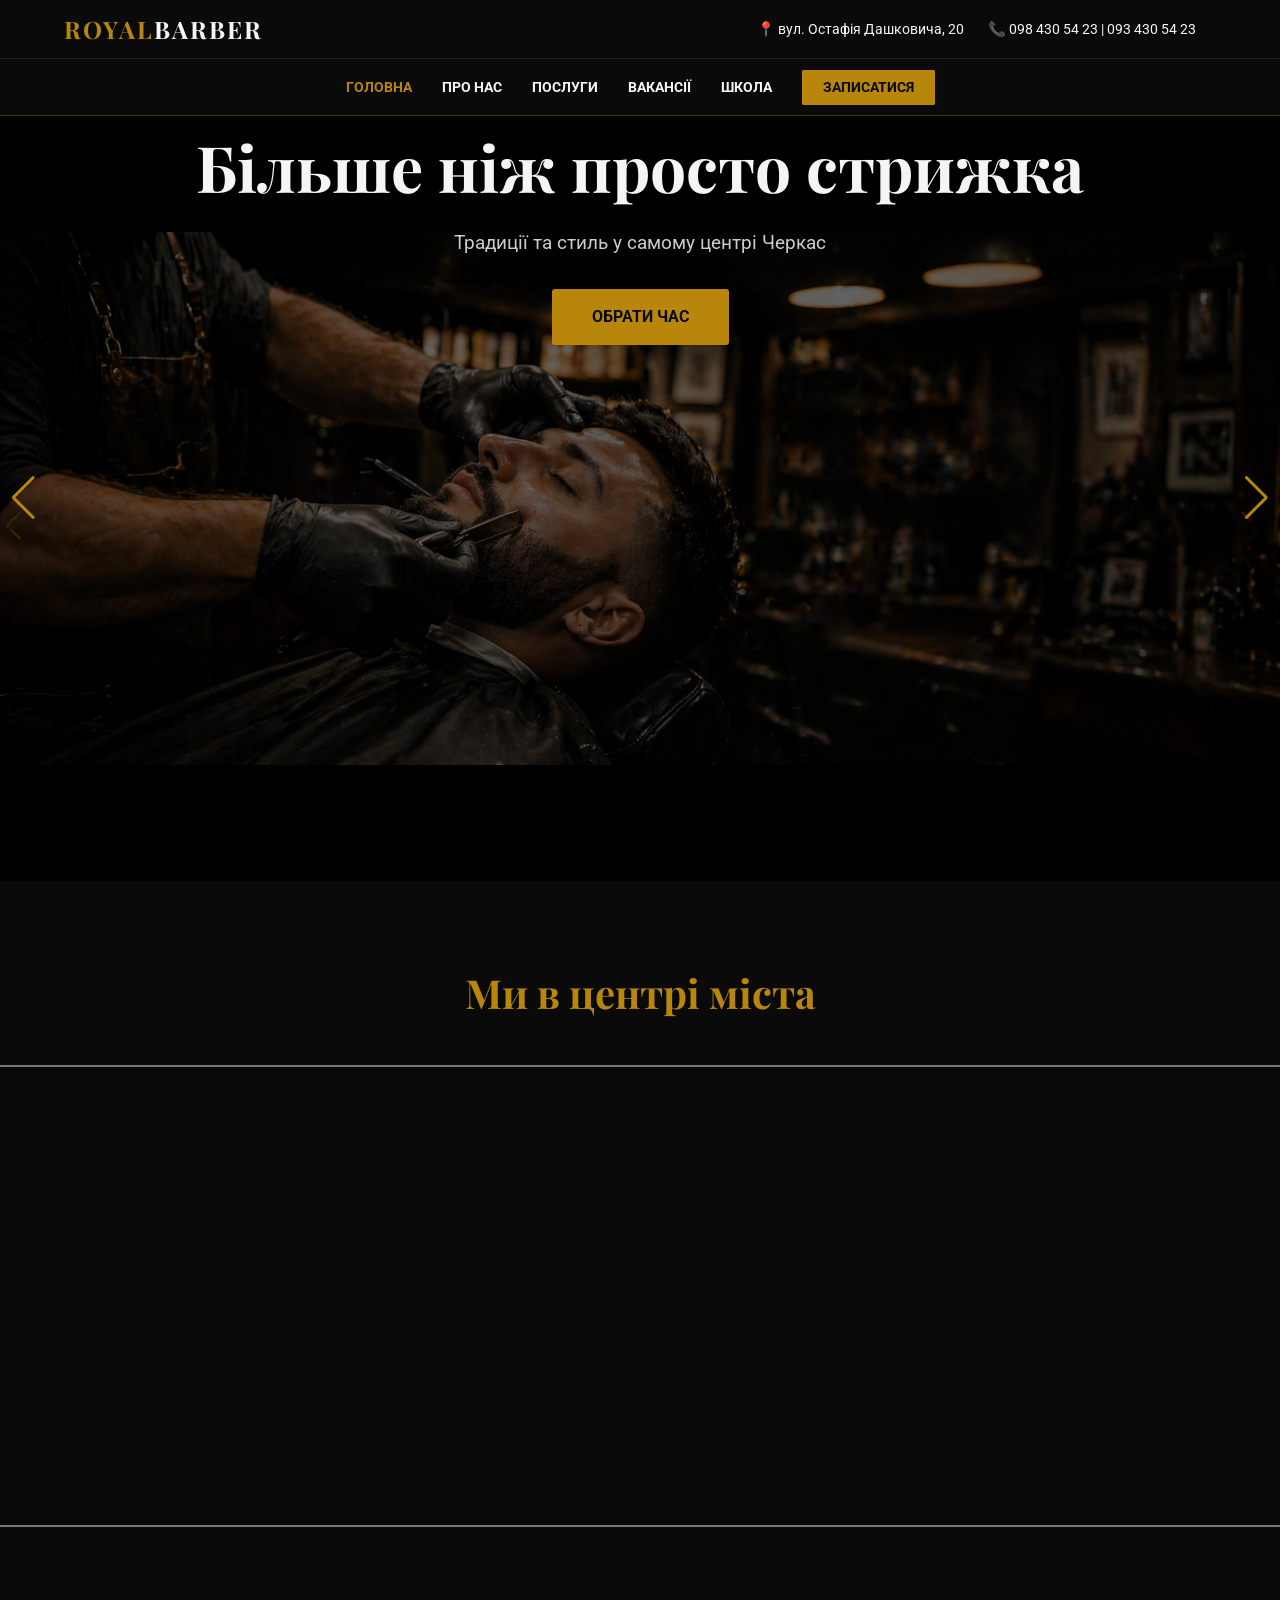
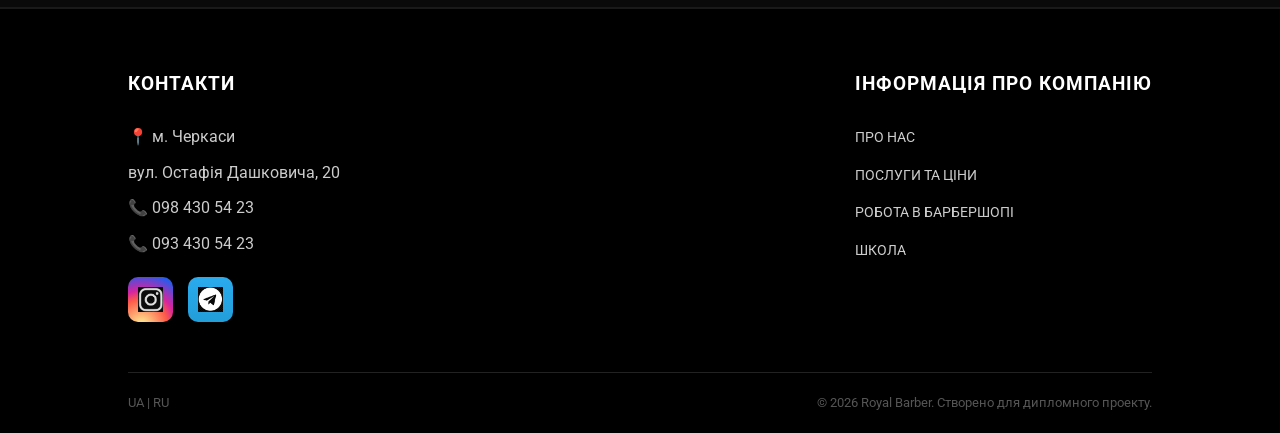
<file: index.html>
<!DOCTYPE html>
<html lang="uk">
<head>
    <meta charset="UTF-8">
    <meta name="viewport" content="width=device-width, initial-scale=1.0">
    <title>Royal Barber | Ексклюзивний сервіс</title>
    
    <link href="https://fonts.googleapis.com/css2?family=Playfair+Display:wght@700&family=Roboto:wght@300;400;700&display=swap" rel="stylesheet">
    
    <link rel="stylesheet" href="style.css">
    
    <link rel="stylesheet" href="https://unpkg.com/aos@next/dist/aos.css" />
    <link rel="stylesheet" href="https://cdn.jsdelivr.net/npm/swiper@11/swiper-bundle.min.css" />
</head>
<body>

    <header class="main-header">
        <div class="top-bar">
            <div class="logo-area">
                <a href="index.html" class="logo-link">
                    <h2 class="logo-text">ROYAL<span>BARBER</span></h2>
                </a>
            </div>
            <div class="info-area">
                <div class="contacts">
                    <span>📍 вул. Остафія Дашковича, 20</span>
                    <span>📞 098 430 54 23 | 093 430 54 23</span>
                </div>
            </div>
        </div>
        <nav class="main-nav">
            <ul>
                <li><a href="index.html" class="active">Головна</a></li>
                <li><a href="about.html">Про нас</a></li>
                <li><a href="services.html">Послуги</a></li>
                <li><a href="jobs.html">Вакансії</a></li>
                <li><a href="school.html">Школа</a></li>
                <li><a href="booking.html" class="btn-gold">ЗАПИСАТИСЯ</a></li>
            </ul>
        </nav>
    </header>

    <section class="hero-slider swiper">
        <div class="swiper-wrapper">
            <div class="swiper-slide" style="background-image: linear-gradient(rgba(0,0,0,0.6), rgba(0,0,0,0.6)), url('img/slide1.jpg');">
                <div class="hero-content" data-aos="fade-up">
                    <h1>Більше ніж просто стрижка</h1>
                    <p>Традиції та стиль у самому центрі Черкас</p>
                    <a href="booking.html" class="btn-main">ОБРАТИ ЧАС</a>
                </div>
            </div>
            <div class="swiper-slide" style="background-image: linear-gradient(rgba(0,0,0,0.6), rgba(0,0,0,0.6)), url('img/slide2.jpg');">
                <div class="hero-content">
                    <h1>Твій ідеальний образ</h1>
                    <p>Майстри, які знають свою справу</p>
                    <a href="services.html" class="btn-main">НАШІ ПОСЛУГИ</a>
                </div>
            </div>
        </div>
        <div class="swiper-button-next"></div>
        <div class="swiper-button-prev"></div>
    </section>

    <section class="map-section" data-aos="zoom-in">
        <h2 class="section-title">Ми в центрі міста</h2>
        <div class="map-container">
            <iframe 
                src="https://www.google.com/maps/embed?pb=!1m18!1m12!1m3!1d2595.3463945415754!2d32.0624!3d49.4444!2m3!1f0!2f0!3f0!3m2!1i1024!2i768!4f13.1!3m3!1m2!1s0x40d14b9b9b9b9b9b%3A0x9b9b9b9b9b9b9b9b!2z0LLRg9C7LiDQntGB0YLQsNGE0ZbRjyDQNCw0YjQutC-0LLQuNGH0LAsIDIwLCDQp9C10YDQutCw0YHQuCwg0KfQtdGA0LrQsNGB0YzQutCwINC-0LHQuy4sIDE4MDAw!5e0!3m2!1suk!2sua!4v1620000000000!5m2!1suk!2sua" 
                width="100%" height="450" style="border:0;" allowfullscreen="" loading="lazy">
            </iframe>
        </div>
    </section>

    <footer class="main-footer">
        <div class="footer-container">
            <div class="footer-section">
                <h3>КОНТАКТИ</h3>
                <p>📍 м. Черкаси</p>
                <p>вул. Остафія Дашковича, 20</p>
                <p>📞 098 430 54 23</p>
                <p>📞 093 430 54 23</p>
                
                <div class="social-icons">
                    <a href="https://instagram.com/royal_barber" target="_blank" class="icon-ios inst">
                        <img src="img/inst.png" alt="Instagram" class="footer-icon">
                    </a>
                    <a href="https://t.me/royal_barber" target="_blank" class="icon-ios tg">
                        <img src="img/tg.png" alt="Telegram" class="footer-icon">
                    </a>
                </div>
            </div>

            <div class="footer-section">
                <h3>ІНФОРМАЦІЯ ПРО КОМПАНІЮ</h3>
                <ul class="footer-links">
                    <li><a href="about.html">ПРО НАС</a></li>
                    <li><a href="services.html">ПОСЛУГИ ТА ЦІНИ</a></li>
                    <li><a href="jobs.html">РОБОТА В БАРБЕРШОПІ</a></li>
                    <li><a href="school.html">ШКОЛА</a></li>
                </ul>
            </div>
        </div>
        <div class="footer-bottom">
            <p>UA | RU</p>
            <p>© 2026 Royal Barber. Створено для дипломного проекту.</p>
        </div>
    </footer>

    <script src="https://unpkg.com/aos@next/dist/aos.js"></script>
    <script src="https://cdn.jsdelivr.net/npm/swiper@11/swiper-bundle.min.js"></script>
    <script>
        // Анімації
        AOS.init({ duration: 1000, once: true });

        // Слайдер
        const swiper = new Swiper('.hero-slider', {
            loop: true,
            effect: 'fade',
            autoplay: { delay: 4000, disableOnInteraction: false },
            navigation: {
                nextEl: '.swiper-button-next',
                prevEl: '.swiper-button-prev',
            },
        });
    </script>
</body>
</html>
</file>
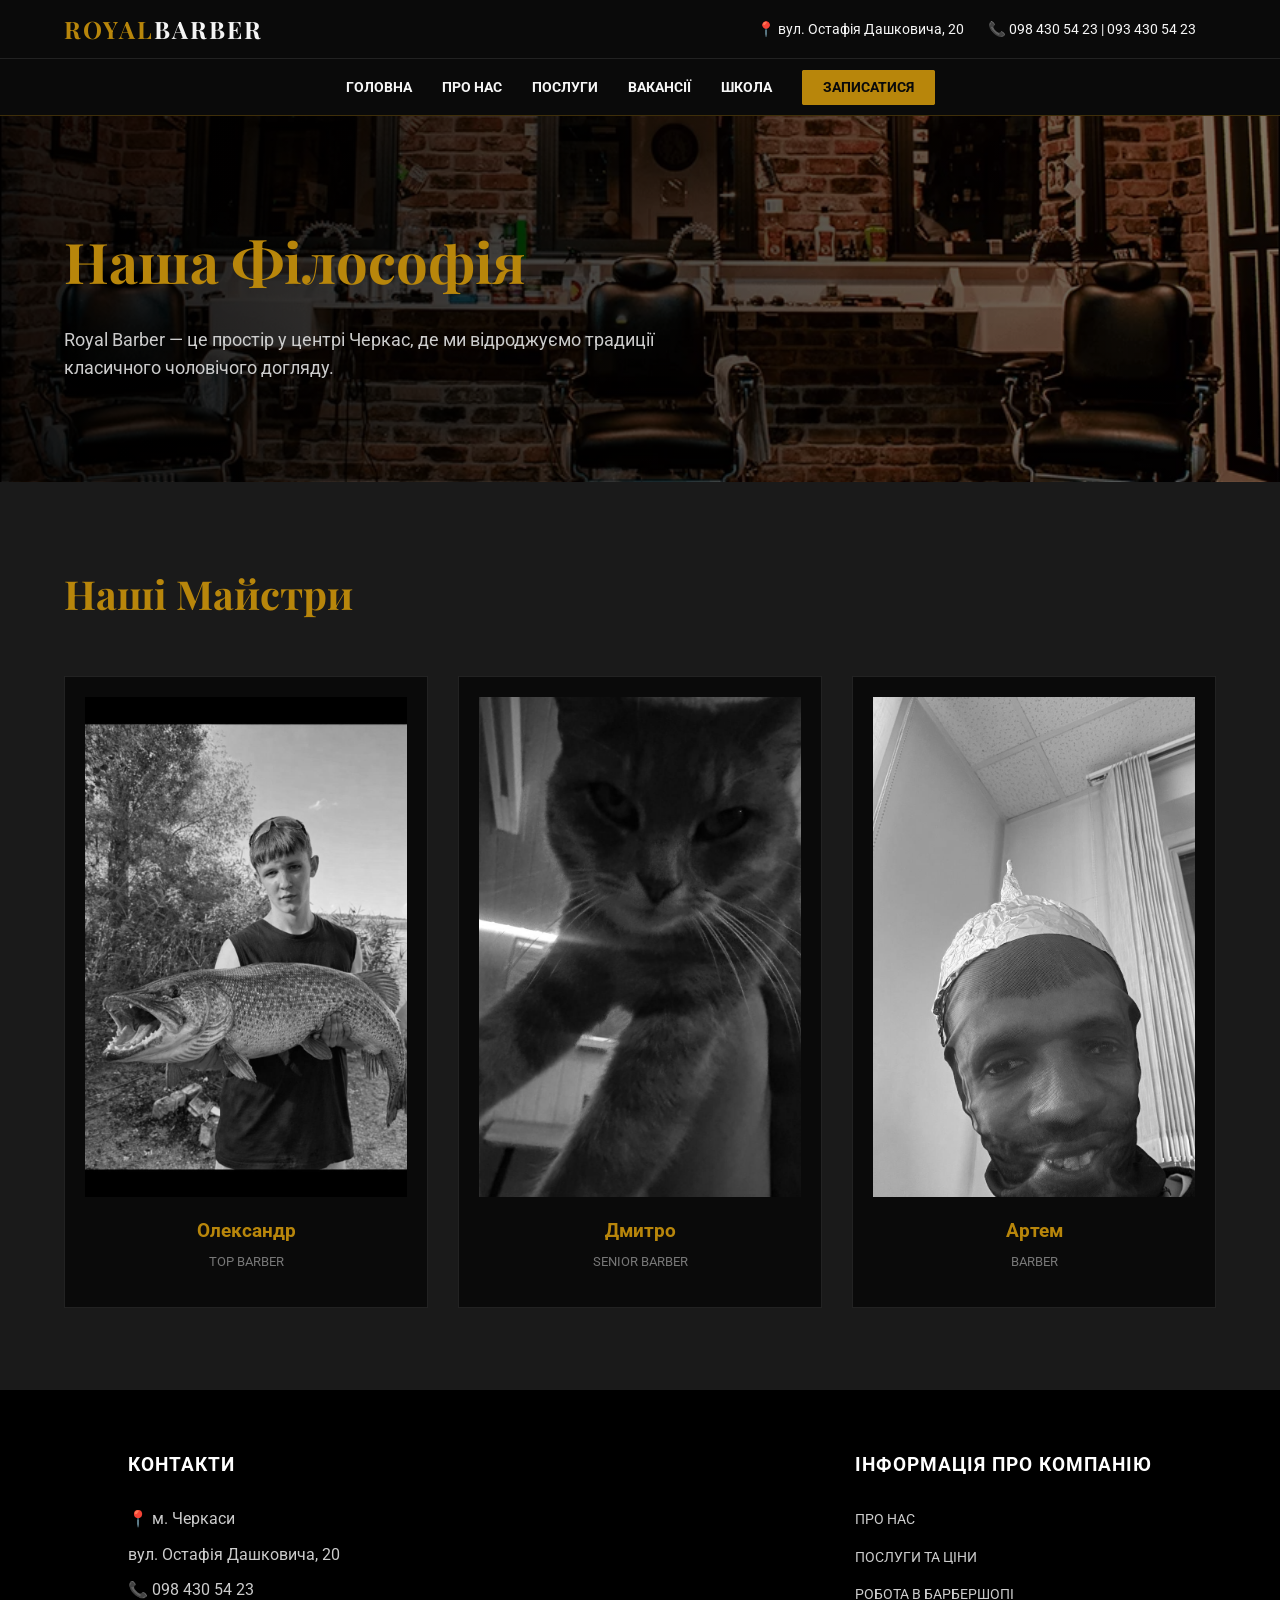
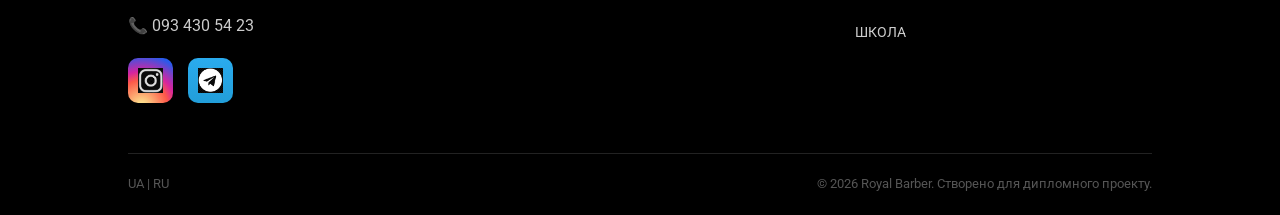
<file: about.html>
<!DOCTYPE html>
<html lang="uk">
<head>
    <meta charset="UTF-8">
    <meta name="viewport" content="width=device-width, initial-scale=1.0">
    <title>Про нас | Royal Barber</title>
    <link href="https://fonts.googleapis.com/css2?family=Playfair+Display:wght@700&family=Roboto:wght@300;400;700&display=swap" rel="stylesheet">
    <link rel="stylesheet" href="style.css">
    <link rel="stylesheet" href="https://unpkg.com/aos@next/dist/aos.css" />
</head>
<body>

    <header class="main-header">
        <div class="top-bar">
            <div class="logo-area">
                <a href="index.html" class="logo-link">
                    <h2 class="logo-text">ROYAL<span>BARBER</span></h2>
                </a>
            </div>
            <div class="info-area">
                <div class="contacts">
                    <span>📍 вул. Остафія Дашковича, 20</span>
                    <span>📞 098 430 54 23 | 093 430 54 23</span>
                </div>
            </div>
        </div>
        <nav class="main-nav">
            <ul>
                <li><a href="index.html">Головна</a></li>
                <li><a href="about.html">Про нас</a></li>
                <li><a href="services.html">Послуги</a></li>
                <li><a href="jobs.html">Вакансії</a></li>
                <li><a href="school.html">Школа</a></li>
                <li><a href="booking.html" class="btn-gold">ЗАПИСАТИСЯ</a></li>
            </ul>
        </nav>
    </header>

    <section class="about-hero">
        <div class="container" data-aos="fade-right">
            <h1>Наша Філософія</h1>
            <p>Royal Barber — це простір у центрі Черкас, де ми відроджуємо традиції класичного чоловічого догляду.</p>
        </div>
    </section>

    <section class="team-section">
        <div class="container">
            <h2 class="section-title" data-aos="fade-up">Наші Майстри</h2>
            <div class="team-grid">
                
                <div class="team-card" data-aos="fade-up">
                    <div class="member-img" style="background-image: url('img/master1.jpg');"></div>
                    <h3>Олександр</h3>
                    <span>Top Barber</span>
                </div>

                <div class="team-card" data-aos="fade-up" data-aos-delay="100">
                    <div class="member-img" style="background-image: url('img/master2.jpg');"></div>
                    <h3>Дмитро</h3>
                    <span>Senior Barber</span>
                </div>

                <div class="team-card" data-aos="fade-up" data-aos-delay="200">
                    <div class="member-img" style="background-image: url('img/master3.jpg');"></div>
                    <h3>Артем</h3>
                    <span>Barber</span>
                </div>

            </div>
        </div>
    </section>
<footer class="main-footer">
        <div class="footer-container">
            <div class="footer-section">
                <h3>КОНТАКТИ</h3>
                <p>📍 м. Черкаси</p>
                <p>вул. Остафія Дашковича, 20</p>
                <p>📞 098 430 54 23</p>
                <p>📞 093 430 54 23</p>
                
                <div class="social-icons">
                    <a href="https://instagram.com/royal_barber" target="_blank" class="icon-ios inst">
                        <img src="img/inst.png" alt="Instagram" class="footer-icon">
                    </a>
                    <a href="https://t.me/royal_barber" target="_blank" class="icon-ios tg">
                        <img src="img/tg.png" alt="Telegram" class="footer-icon">
                    </a>
                </div>
            </div>

            <div class="footer-section">
                <h3>ІНФОРМАЦІЯ ПРО КОМПАНІЮ</h3>
                <ul class="footer-links">
                    <li><a href="about.html">ПРО НАС</a></li>
                    <li><a href="services.html">ПОСЛУГИ ТА ЦІНИ</a></li>
                    <li><a href="jobs.html">РОБОТА В БАРБЕРШОПІ</a></li>
                    <li><a href="school.html">ШКОЛА</a></li>
                </ul>
            </div>
        </div>
        <div class="footer-bottom">
            <p>UA | RU</p>
            <p>© 2026 Royal Barber. Створено для дипломного проекту.</p>
        </div>
    </footer>
    <script src="https://unpkg.com/aos@next/dist/aos.js"></script>
    <script>AOS.init({ duration: 1000, once: true });</script>
</body>
</html>
</file>
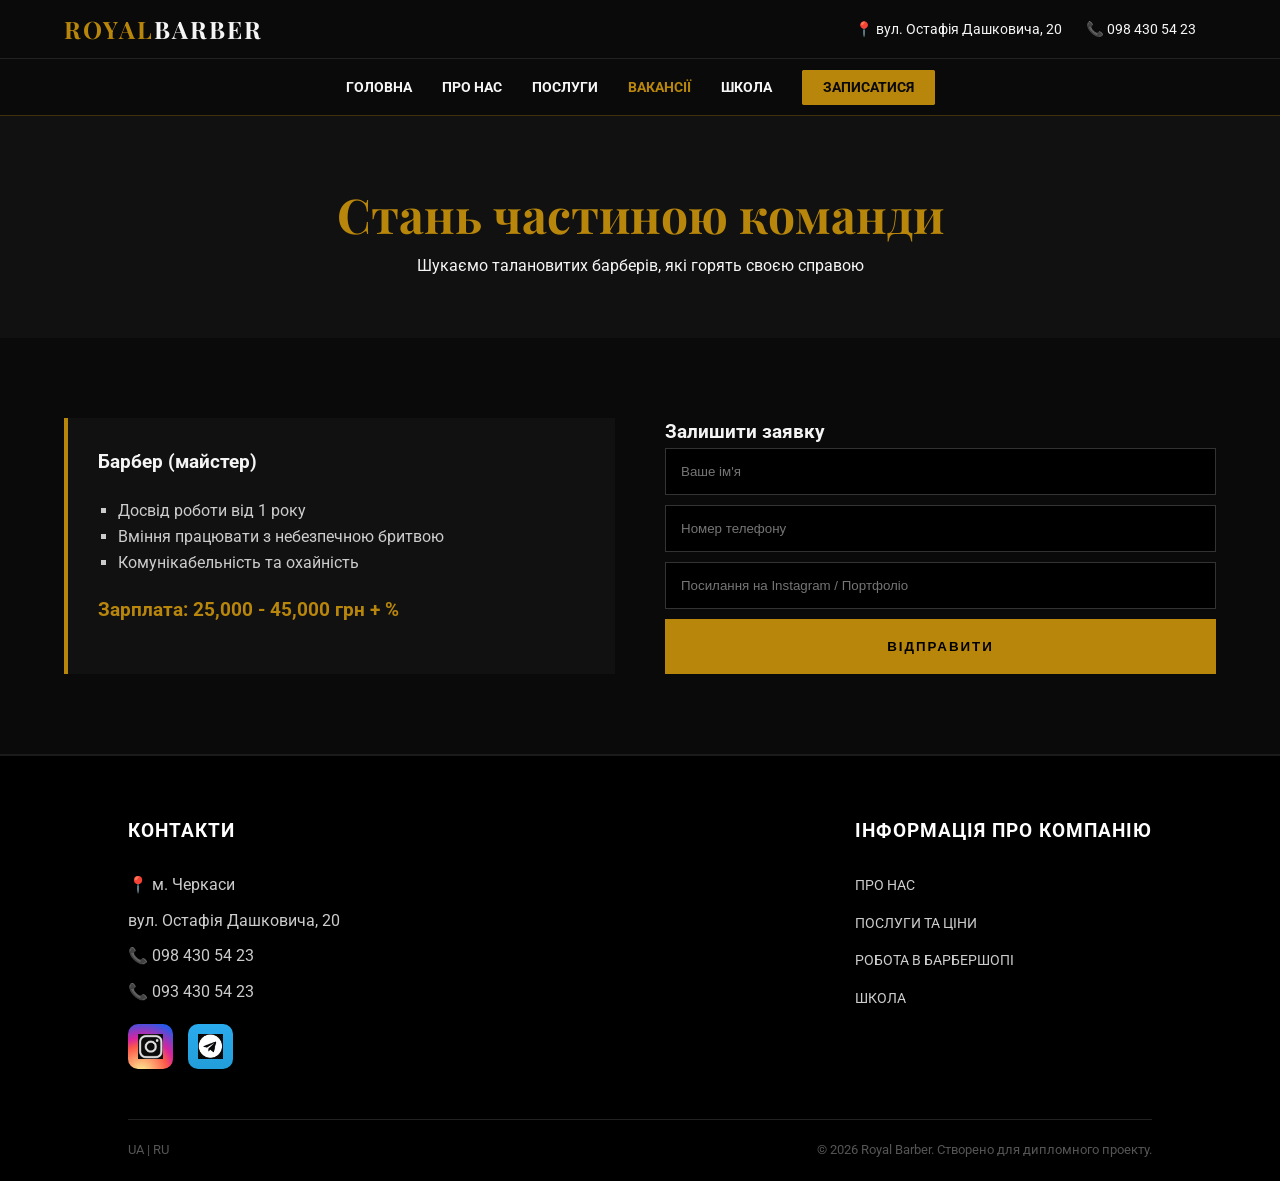
<file: jobs.html>
<!DOCTYPE html>
<html lang="uk">
<head>
    <meta charset="UTF-8">
    <meta name="viewport" content="width=device-width, initial-scale=1.0">
    <title>Вакансії | Royal Barber</title>
    <link href="https://fonts.googleapis.com/css2?family=Playfair+Display:wght@700&family=Roboto:wght@300;400;700&display=swap" rel="stylesheet">
    <link rel="stylesheet" href="style.css">
    <link rel="stylesheet" href="https://unpkg.com/aos@next/dist/aos.css" />
</head>
<body>

    <header class="main-header">
        <div class="top-bar">
            <div class="logo-area">
                <a href="index.html" class="logo-link"><h2 class="logo-text">ROYAL<span>BARBER</span></h2></a>
            </div>
            <div class="info-area">
                <div class="contacts">
                    <span>📍 вул. Остафія Дашковича, 20</span>
                    <span>📞 098 430 54 23</span>
                </div>
            </div>
        </div>
        <nav class="main-nav">
            <ul>
                <li><a href="index.html">Головна</a></li>
                <li><a href="about.html">Про нас</a></li>
                <li><a href="services.html">Послуги</a></li>
                <li><a href="jobs.html" class="active">Вакансії</a></li>
                <li><a href="school.html">Школа</a></li>
                <li><a href="booking.html" class="btn-gold">ЗАПИСАТИСЯ</a></li>
            </ul>
        </nav>
    </header>

    <section class="page-title">
        <h1 data-aos="fade-down">Стань частиною команди</h1>
        <p>Шукаємо талановитих барберів, які горять своєю справою</p>
    </section>

    <section class="content-section">
        <div class="container">
            <div class="jobs-grid">
                <div class="job-card" data-aos="fade-right">
                    <h3>Барбер (майстер)</h3>
                    <ul class="job-list">
                        <li>Досвід роботи від 1 року</li>
                        <li>Вміння працювати з небезпечною бритвою</li>
                        <li>Комунікабельність та охайність</li>
                    </ul>
                    <p class="job-offer">Зарплата: 25,000 - 45,000 грн + %</p>
                </div>

                <div class="job-form-box" data-aos="fade-left">
                    <h3>Залишити заявку</h3>
                    <form action="#">
                        <input type="text" placeholder="Ваше ім'я" class="dark-input">
                        <input type="tel" placeholder="Номер телефону" class="dark-input">
                        <input type="text" placeholder="Посилання на Instagram / Портфоліо" class="dark-input">
                        <button type="submit" class="btn-confirm">ВІДПРАВИТИ</button>
                    </form>
                </div>
            </div>
        </div>
    </section>
<footer class="main-footer">
        <div class="footer-container">
            <div class="footer-section">
                <h3>КОНТАКТИ</h3>
                <p>📍 м. Черкаси</p>
                <p>вул. Остафія Дашковича, 20</p>
                <p>📞 098 430 54 23</p>
                <p>📞 093 430 54 23</p>
                
                <div class="social-icons">
                    <a href="https://instagram.com/royal_barber" target="_blank" class="icon-ios inst">
                        <img src="img/inst.png" alt="Instagram" class="footer-icon">
                    </a>
                    <a href="https://t.me/royal_barber" target="_blank" class="icon-ios tg">
                        <img src="img/tg.png" alt="Telegram" class="footer-icon">
                    </a>
                </div>
            </div>

            <div class="footer-section">
                <h3>ІНФОРМАЦІЯ ПРО КОМПАНІЮ</h3>
                <ul class="footer-links">
                    <li><a href="about.html">ПРО НАС</a></li>
                    <li><a href="services.html">ПОСЛУГИ ТА ЦІНИ</a></li>
                    <li><a href="jobs.html">РОБОТА В БАРБЕРШОПІ</a></li>
                    <li><a href="school.html">ШКОЛА</a></li>
                </ul>
            </div>
        </div>
        <div class="footer-bottom">
            <p>UA | RU</p>
            <p>© 2026 Royal Barber. Створено для дипломного проекту.</p>
        </div>
    </footer>
    <script src="https://unpkg.com/aos@next/dist/aos.js"></script>
    <script>AOS.init({ duration: 1000, once: true });</script>
</body>
</html>
</file>
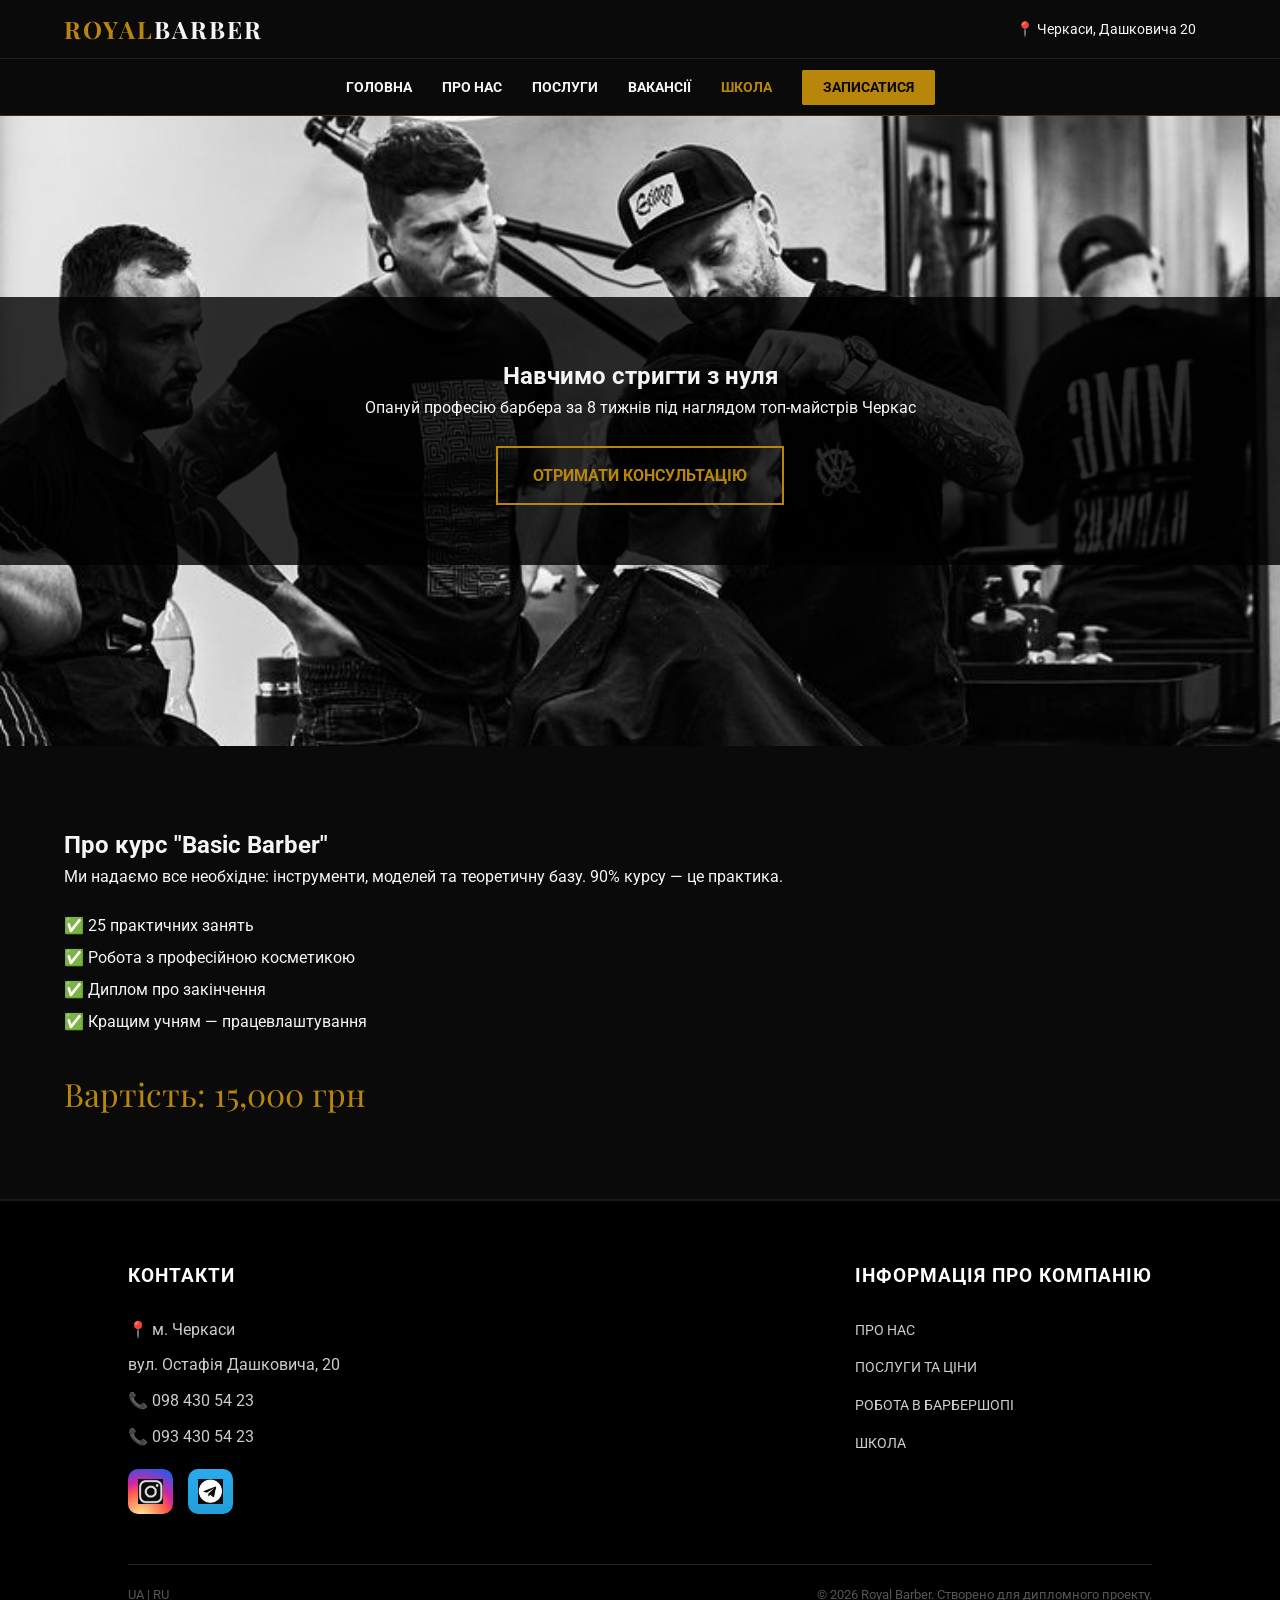
<file: school.html>
<!DOCTYPE html>
<html lang="uk">
<head>
    <meta charset="UTF-8">
    <meta name="viewport" content="width=device-width, initial-scale=1.0">
    <title>Школа Барберів | Royal Barber</title>
    <link href="https://fonts.googleapis.com/css2?family=Playfair+Display:wght@700&family=Roboto:wght@300;400;700&display=swap" rel="stylesheet">
    <link rel="stylesheet" href="style.css">
    <link rel="stylesheet" href="https://unpkg.com/aos@next/dist/aos.css" />
</head>
<body>

    <header class="main-header">
        <div class="top-bar">
            <a href="index.html" class="logo-link"><h2 class="logo-text">ROYAL<span>BARBER</span></h2></a>
            <div class="contacts">
                <span>📍 Черкаси, Дашковича 20</span>
            </div>
        </div>
        <nav class="main-nav">
            <ul>
                <li><a href="index.html">Головна</a></li>
                <li><a href="about.html">Про нас</a></li>
                <li><a href="services.html">Послуги</a></li>
                <li><a href="jobs.html">Вакансії</a></li>
                <li><a href="school.html" class="active">Школа</a></li>
                <li><a href="booking.html" class="btn-gold">ЗАПИСАТИСЯ</a></li>
            </ul>
        </nav>
    </header>

<section class="school-hero">
        <div class="school-overlay" data-aos="zoom-in">
            <h1>Навчимо стригти з нуля</h1>
            <p>Опануй професію барбера за 8 тижнів під наглядом топ-майстрів Черкас</p>
            
            <a href="https://t.me/kotletasb" class="btn-consult">Отримати консультацію</a>
        </div>
    </section>

    <section class="school-info">
        <div class="container">
            <div class="info-grid">
                <div class="info-text" data-aos="fade-right">
                    <h2>Про курс "Basic Barber"</h2>
                    <p>Ми надаємо все необхідне: інструменти, моделей та теоретичну базу. 90% курсу — це практика.</p>
                    <ul class="check-list">
                        <li>✅ 25 практичних занять</li>
                        <li>✅ Робота з професійною косметикою</li>
                        <li>✅ Диплом про закінчення</li>
                        <li>✅ Кращим учням — працевлаштування</li>
                    </ul>
                    <div class="course-price">Вартість: 15,000 грн</div>
                </div>
            </div>
        </div>
    </section>
<footer class="main-footer">
        <div class="footer-container">
            <div class="footer-section">
                <h3>КОНТАКТИ</h3>
                <p>📍 м. Черкаси</p>
                <p>вул. Остафія Дашковича, 20</p>
                <p>📞 098 430 54 23</p>
                <p>📞 093 430 54 23</p>
                
                <div class="social-icons">
                    <a href="https://instagram.com/royal_barber" target="_blank" class="icon-ios inst">
                        <img src="img/inst.png" alt="Instagram" class="footer-icon">
                    </a>
                    <a href="https://t.me/royal_barber" target="_blank" class="icon-ios tg">
                        <img src="img/tg.png" alt="Telegram" class="footer-icon">
                    </a>
                </div>
            </div>

            <div class="footer-section">
                <h3>ІНФОРМАЦІЯ ПРО КОМПАНІЮ</h3>
                <ul class="footer-links">
                    <li><a href="about.html">ПРО НАС</a></li>
                    <li><a href="services.html">ПОСЛУГИ ТА ЦІНИ</a></li>
                    <li><a href="jobs.html">РОБОТА В БАРБЕРШОПІ</a></li>
                    <li><a href="school.html">ШКОЛА</a></li>
                </ul>
            </div>
        </div>
        <div class="footer-bottom">
            <p>UA | RU</p>
            <p>© 2026 Royal Barber. Створено для дипломного проекту.</p>
        </div>
    </footer>
    <script src="https://unpkg.com/aos@next/dist/aos.js"></script>
    <script>AOS.init({ duration: 1000, once: true });</script>
</body>
</html>
</file>
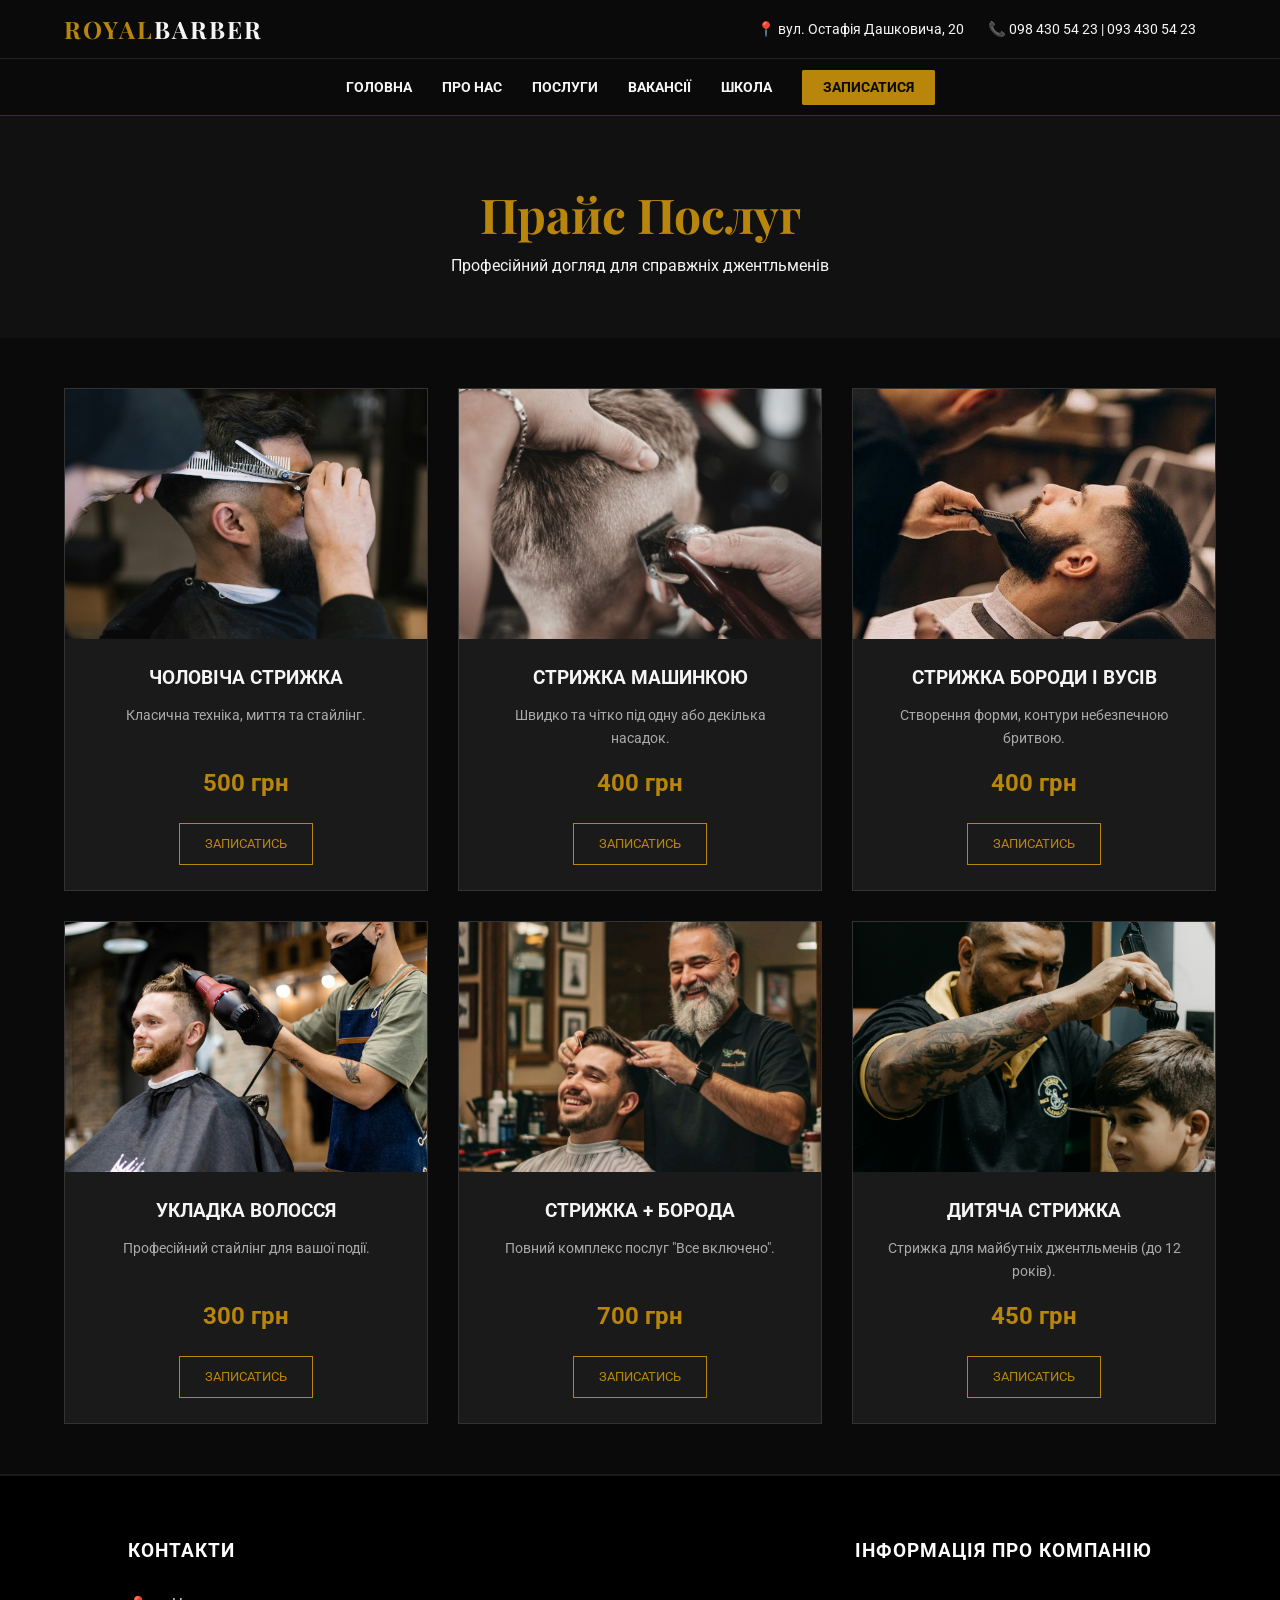
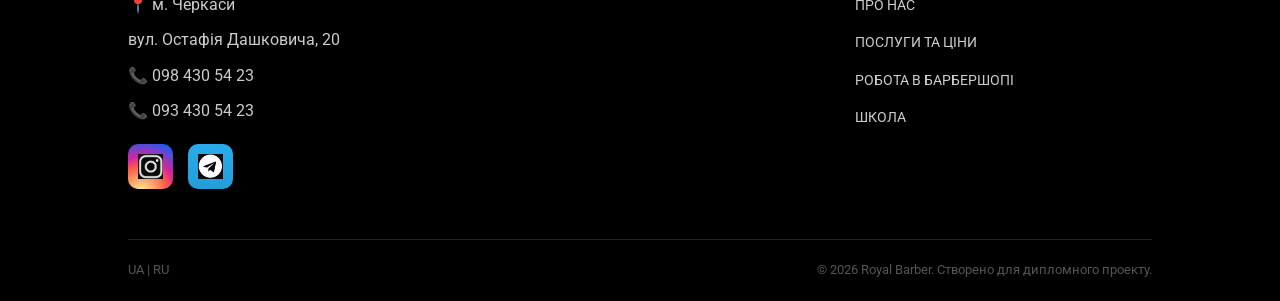
<file: services.html>
<!DOCTYPE html>
<html lang="uk">
<head>
    <meta charset="UTF-8">
    <meta name="viewport" content="width=device-width, initial-scale=1.0">
    <title>Послуги та Прайс | Royal Barber</title>
    <link href="https://fonts.googleapis.com/css2?family=Playfair+Display:wght@700&family=Roboto:wght@300;400;700&display=swap" rel="stylesheet">
    <link rel="stylesheet" href="style.css">
</head>
<body>

    <header class="main-header">
        <div class="top-bar">
            <div class="logo-area">
                <a href="index.html" class="logo-link">
                    <h2 class="logo-text">ROYAL<span>BARBER</span></h2>
                </a>
            </div>
            <div class="info-area">
                <div class="contacts">
                    <span>📍 вул. Остафія Дашковича, 20</span>
                    <span>📞 098 430 54 23 | 093 430 54 23</span>
                </div>
            </div>
        </div>
        <nav class="main-nav">
            <ul>
                <li><a href="index.html">Головна</a></li>
                <li><a href="about.html">Про нас</a></li>
                <li><a href="services.html">Послуги</a></li>
                <li><a href="jobs.html">Вакансії</a></li>
                <li><a href="school.html">Школа</a></li>
                <li><a href="booking.html" class="btn-gold">ЗАПИСАТИСЯ</a></li>
            </ul>
        </nav>
    </header>

    <section class="page-title">
        <h1 class="fade-in">Прайс Послуг</h1>
        <p>Професійний догляд для справжніх джентльменів</p>
    </section>

    <section class="services-grid">
        <div class="container">
            
            <div class="service-card fade-in">
                <div class="service-img" style="background-image: url('img/service1.jpg');"></div>
                <div class="service-info">
                    <h3>Чоловіча стрижка</h3>
                    <p>Класична техніка, миття та стайлінг.</p>
                    <span class="price">500 грн</span>
                    <a href="booking.html" class="btn-book">Записатись</a>
                </div>
            </div>

            <div class="service-card fade-in" style="animation-delay: 0.1s;">
                <div class="service-img" style="background-image: url('img/service2.jpg');"></div>
                <div class="service-info">
                    <h3>Стрижка машинкою</h3>
                    <p>Швидко та чітко під одну або декілька насадок.</p>
                    <span class="price">400 грн</span>
                    <a href="booking.html" class="btn-book">Записатись</a>
                </div>
            </div>

            <div class="service-card fade-in" style="animation-delay: 0.2s;">
                <div class="service-img" style="background-image: url('img/service3.jpg');"></div>
                <div class="service-info">
                    <h3>Стрижка бороди і вусів</h3>
                    <p>Створення форми, контури небезпечною бритвою.</p>
                    <span class="price">400 грн</span>
                    <a href="booking.html" class="btn-book">Записатись</a>
                </div>
            </div>

            <div class="service-card fade-in" style="animation-delay: 0.3s;">
                <div class="service-img" style="background-image: url('img/service4.jpg');"></div>
                <div class="service-info">
                    <h3>Укладка волосся</h3>
                    <p>Професійний стайлінг для вашої події.</p>
                    <span class="price">300 грн</span>
                    <a href="booking.html" class="btn-book">Записатись</a>
                </div>
            </div>

            <div class="service-card fade-in" style="animation-delay: 0.4s;">
                <div class="service-img" style="background-image: url('img/service5.jpg');"></div>
                <div class="service-info">
                    <h3>Стрижка + Борода</h3>
                    <p>Повний комплекс послуг "Все включено".</p>
                    <span class="price">700 грн</span>
                    <a href="booking.html" class="btn-book">Записатись</a>
                </div>
            </div>

            <div class="service-card fade-in" style="animation-delay: 0.5s;">
                <div class="service-img" style="background-image: url('img/service6.jpg');"></div>
                <div class="service-info">
                    <h3>Дитяча стрижка</h3>
                    <p>Стрижка для майбутніх джентльменів (до 12 років).</p>
                    <span class="price">450 грн</span>
                    <a href="booking.html" class="btn-book">Записатись</a>
                </div>
            </div>

        </div>
    </section>
<footer class="main-footer">
        <div class="footer-container">
            <div class="footer-section">
                <h3>КОНТАКТИ</h3>
                <p>📍 м. Черкаси</p>
                <p>вул. Остафія Дашковича, 20</p>
                <p>📞 098 430 54 23</p>
                <p>📞 093 430 54 23</p>
                
                <div class="social-icons">
                    <a href="https://instagram.com/royal_barber" target="_blank" class="icon-ios inst">
                        <img src="img/inst.png" alt="Instagram" class="footer-icon">
                    </a>
                    <a href="https://t.me/royal_barber" target="_blank" class="icon-ios tg">
                        <img src="img/tg.png" alt="Telegram" class="footer-icon">
                    </a>
                </div>
            </div>

            <div class="footer-section">
                <h3>ІНФОРМАЦІЯ ПРО КОМПАНІЮ</h3>
                <ul class="footer-links">
                    <li><a href="about.html">ПРО НАС</a></li>
                    <li><a href="services.html">ПОСЛУГИ ТА ЦІНИ</a></li>
                    <li><a href="jobs.html">РОБОТА В БАРБЕРШОПІ</a></li>
                    <li><a href="school.html">ШКОЛА</a></li>
                </ul>
            </div>
        </div>
        <div class="footer-bottom">
            <p>UA | RU</p>
            <p>© 2026 Royal Barber. Створено для дипломного проекту.</p>
        </div>
    </footer>
</body>
</html>
</file>
<file: style.css>
/* ОБНУЛЕННЯ СТИЛІВ */
* {
    margin: 0;
    padding: 0;
    box-sizing: border-box;
}

:root {
    --black: #0a0a0a;
    --dark-grey: #1a1a1a;
    --gold: #b8860b;
    --white: #f5f5f5;
}

body {
    background-color: var(--black);
    color: var(--white);
    font-family: 'Roboto', sans-serif;
    line-height: 1.6;
    overflow-x: hidden;
}

/* ШАПКА */
.main-header {
    background-color: var(--black);
    border-bottom: 1px solid rgba(184, 134, 11, 0.3);
    position: sticky;
    top: 0;
    z-index: 1000;
}

.top-bar {
    display: flex;
    justify-content: space-between;
    align-items: center;
    padding: 15px 5%;
    border-bottom: 1px solid #222;
}

.logo-text {
    font-family: 'Playfair Display', serif;
    color: var(--gold);
    letter-spacing: 2px;
}

.logo-text span {
    color: var(--white);
}

.contacts span {
    margin-right: 20px;
    font-size: 0.9rem;
}

.socials a {
    color: var(--gold);
    text-decoration: none;
    margin-left: 15px;
    font-size: 0.8rem;
    transition: 0.3s;
}

.socials a:hover { color: var(--white); }

/* НАВІГАЦІЯ */
.main-nav {
    padding: 15px 0;
}

.main-nav ul {
    display: flex;
    justify-content: center;
    list-style: none;
}

.main-nav li { margin: 0 20px; }

.main-nav a {
    color: var(--white);
    text-decoration: none;
    text-transform: uppercase;
    font-size: 0.9rem;
    font-weight: 700;
    transition: 0.3s;
}

.main-nav a:hover, .main-nav a.active {
    color: var(--gold);
}

.btn-gold {
    border: 1px solid var(--gold);
    padding: 8px 20px;
    background: var(--gold);
    color: var(--black) !important;
    border-radius: 2px;
}

/* HERO SECTION */
.hero {
    position: relative;
    height: 85vh;
    display: flex;
    align-items: center;
    justify-content: center;
    background: url('https://images.unsplash.com/photo-1503951914875-452162b0f3f1?q=80&w=2070') center/cover;
}

.hero-overlay {
    position: absolute;
    top: 0; left: 0; width: 100%; height: 100%;
    background: rgba(0, 0, 0, 0.7);
}

.hero-content {
    position: relative;
    text-align: center;
    z-index: 1;
}

.hero-content h1 {
    font-family: 'Playfair Display', serif;
    font-size: 4rem;
    margin-bottom: 10px;
    color: var(--white);
}

.hero-content p {
    font-size: 1.2rem;
    margin-bottom: 30px;
    color: #ccc;
}

.hero-buttons a {
    text-decoration: none;
    padding: 15px 35px;
    font-weight: bold;
    margin: 0 10px;
    display: inline-block;
    transition: 0.3s;
}

.btn-main { background: var(--gold); color: var(--black); }
.btn-outline { border: 1px solid var(--white); color: var(--white); }

.btn-main:hover { background: var(--white); }
.btn-outline:hover { background: var(--white); color: var(--black); }

/* БЛОК ПЕРЕВАГ */
.features {
    padding: 100px 5%;
    background: var(--dark-grey);
}

.features .container {
    display: flex;
    justify-content: space-around;
    flex-wrap: wrap;
}

.feature-item {
    text-align: center;
    flex: 1;
    min-width: 250px;
    padding: 20px;
}

.feature-item .icon { font-size: 3rem; margin-bottom: 15px; display: block; }
.feature-item h3 { color: var(--gold); margin-bottom: 10px; }

/* АНІМАЦІЇ */
@keyframes fadeInUp {
    from { opacity: 0; transform: translateY(30px); }
    to { opacity: 1; transform: translateY(0); }
}

.fade-in { animation: fadeInUp 1s ease-out forwards; }
.fade-in-delayed { animation: fadeInUp 1.5s ease-out forwards; opacity: 0; }





/* СТИЛІ ДЛЯ СТОРІНКИ ПОСЛУГ */
.page-title {
    text-align: center;
    padding: 60px 0;
    background: #111;
}

.page-title h1 {
    font-family: 'Playfair Display', serif;
    font-size: 3rem;
    color: var(--gold);
}

.services-grid {
    padding: 50px 5%;
}

.services-grid .container {
    display: grid;
    grid-template-columns: repeat(auto-fit, minmax(300px, 1fr));
    gap: 30px;
}

.service-card {
    background: var(--dark-grey);
    border: 1px solid #333;
    overflow: hidden;
    transition: 0.4s;
}

.service-card:hover {
    border-color: var(--gold);
    transform: translateY(-10px);
}

.service-img {
    height: 250px;
    background-size: cover;
    background-position: center;
}

.service-info {
    padding: 25px;
    text-align: center;
}

.service-info h3 {
    color: var(--white);
    margin-bottom: 10px;
    text-transform: uppercase;
}

.service-info p {
    font-size: 0.9rem;
    color: #aaa;
    margin-bottom: 20px;
    height: 40px; /* Щоб текст був однакової висоти */
}

.price {
    display: block;
    font-size: 1.5rem;
    color: var(--gold);
    font-weight: bold;
    margin-bottom: 20px;
}

.btn-book {
    display: inline-block;
    padding: 10px 25px;
    border: 1px solid var(--gold);
    color: var(--gold);
    text-decoration: none;
    text-transform: uppercase;
    font-size: 0.8rem;
    transition: 0.3s;
}

.btn-book:hover {
    background: var(--gold);
    color: var(--black);
}



/* СТИЛІ ДЛЯ ФОРМИ ЗАПИСУ */
.booking-section {
    padding: 50px 5%;
    display: flex;
    justify-content: center;
}

.booking-container {
    background: #151515;
    padding: 40px;
    border-radius: 5px;
    border: 1px solid var(--gold);
    max-width: 600px;
    width: 100%;
}

.booking-container h2 {
    font-family: 'Playfair Display', serif;
    color: var(--gold);
    text-align: center;
    margin-bottom: 30px;
}

.form-group { margin-bottom: 20px; }
.form-group label { display: block; margin-bottom: 8px; color: var(--gold); font-weight: bold; }

.form-group input, .form-group select {
    width: 100%;
    padding: 12px;
    background: #222;
    border: 1px solid #333;
    color: white;
    border-radius: 3px;
}

.form-row { display: flex; gap: 20px; }
.form-row .form-group { flex: 1; }

/* КАРТКИ МАЙСТРІВ */
.barber-selection {
    display: grid;
    grid-template-columns: repeat(3, 1fr);
    gap: 10px;
}

.barber-card input { display: none; }
.barber-info {
    background: #222;
    padding: 15px 10px;
    text-align: center;
    border: 1px solid #333;
    cursor: pointer;
    transition: 0.3s;
}

.barber-card input:checked + .barber-info {
    border-color: var(--gold);
    background: #2a2a2a;
}

.barber-info .name { display: block; font-weight: bold; font-size: 0.9rem; }
.barber-info .rank { font-size: 0.7rem; color: var(--gold); text-transform: uppercase; }

.btn-submit {
    width: 100%;
    padding: 15px;
    background: var(--gold);
    border: none;
    color: black;
    font-weight: bold;
    cursor: pointer;
    margin-top: 20px;
    transition: 0.3s;
}

.btn-submit:hover { background: white; }





/* ВИПРАВЛЕННЯ ЛОГОТИПА */
.logo-link {
    text-decoration: none;
    display: inline-block;
}

.logo-link:hover .logo-text span {
    color: var(--gold); /* Ефект при наведенні на лого */
}

/* МАПА */
.map-section {
    padding: 80px 0;
    background: var(--black);
    text-align: center;
}

.section-title {
    font-family: 'Playfair Display', serif;
    color: var(--gold);
    margin-bottom: 40px;
    font-size: 2.5rem;
}

.map-container {
    filter: grayscale(1) invert(0.9) contrast(1.2); /* Робимо карту стильною (чорно-білою) */
    transition: 0.5s;
    border-top: 2px solid var(--gold);
    border-bottom: 2px solid var(--gold);
}

.map-container:hover {
    filter: grayscale(0) invert(0) contrast(1); /* При наведенні стає кольоровою */
}

/* ДОДАТКОВІ АНІМАЦІЇ */
.btn-gold {
    transition: transform 0.3s cubic-bezier(0.175, 0.885, 0.32, 1.275);
}

.btn-gold:hover {
    transform: scale(1.1);
}



/* КАРТА */
.map-info {
    margin-top: 20px;
    font-size: 1.1rem;
}

.map-info p { color: var(--gold); }

/* ДИЗАЙН ЗАПИСУ (V2) */
.booking-v2 {
    display: flex;
    justify-content: center;
    padding: 60px 20px;
}

.booking-wrapper {
    background: #111;
    border: 1px solid #222;
    padding: 40px;
    max-width: 500px;
    width: 100%;
    box-shadow: 0 20px 50px rgba(0,0,0,0.5);
}

.step-box { margin-bottom: 30px; }
.step-box label { display: block; color: var(--gold); margin-bottom: 15px; font-weight: bold; text-transform: uppercase; font-size: 0.8rem; letter-spacing: 1px; }

.hidden { display: none; }

.slots-grid {
    display: grid;
    grid-template-columns: repeat(auto-fill, minmax(80px, 1fr));
    gap: 10px;
}

.slot {
    background: #222;
    border: 1px solid #333;
    color: white;
    padding: 10px;
    cursor: pointer;
    transition: 0.3s;
}

.slot:hover:not(.busy) { border-color: var(--gold); color: var(--gold); }

.slot.busy {
    background: #1a1a1a;
    color: #444; /* СІРЕНЬКИЙ КОЛІР (ЗАЙНЯТО) */
    cursor: not-allowed;
    border: none;
}

.dark-input {
    width: 100%;
    padding: 15px;
    background: #000;
    border: 1px solid #333;
    color: white;
    margin-bottom: 10px;
}

.btn-confirm {
    width: 100%;
    padding: 20px;
    background: var(--gold);
    color: black;
    border: none;
    font-weight: bold;
    letter-spacing: 2px;
    cursor: pointer;
}




/* СТИЛІ ДЛЯ СТОРІНКИ ПРО НАС */
.about-hero {
    padding: 100px 5%;
    /* ТЕПЕР ТУТ ТВІЙ ЛОКАЛЬНИЙ ФАЙЛ */
    background: linear-gradient(to right, rgba(0,0,0,0.9), rgba(0,0,0,0.5)), url('img/about-bg.jpg');
    background-size: cover;
    background-position: center;
}

.about-hero h1 { font-family: 'Playfair Display', serif; font-size: 3.5rem; color: var(--gold); margin-bottom: 20px; }
.about-hero p { max-width: 600px; font-size: 1.1rem; color: #ccc; }

.team-section { padding: 80px 5%; background: var(--dark-grey); }

.team-grid {
    display: grid;
    grid-template-columns: repeat(auto-fit, minmax(250px, 1fr));
    gap: 30px;
    margin-top: 50px;
}

.team-card {
    background: var(--black);
    padding: 20px;
    text-align: center;
    border: 1px solid #222;
    transition: 0.4s;
}

.team-card:hover { border-color: var(--gold); transform: translateY(-5px); }

.member-img {
    height: 500px;
    background-size: cover;
    background-position: center;
    margin-bottom: 20px;
    filter: grayscale(1); /* Чорно-білі фото майстрів (дуже стильно) */
    transition: 0.5s;
}

.team-card:hover .member-img { filter: grayscale(0); }

.team-card h3 { color: var(--gold); margin-bottom: 5px; }
.team-card span { display: block; font-size: 0.8rem; text-transform: uppercase; margin-bottom: 15px; color: #777; }

.stats-section {
    display: flex;
    justify-content: space-around;
    padding: 60px 5%;
    background: var(--gold);
}

.stat-item { text-align: center; color: var(--black); }
.stat-item .num { display: block; font-size: 2.5rem; font-weight: bold; font-family: 'Playfair Display', serif; }
.stat-item .text { text-transform: uppercase; font-size: 0.8rem; font-weight: bold; }


/* Робимо так, щоб меню не розповзалося */
.main-nav ul {
    display: flex;
    justify-content: center;
    align-items: center;
    list-style: none;
    padding: 0;
}

.main-nav li {
    margin: 0 15px; /* Трохи зменшив відступи, щоб влізло більше кнопок */
}

/* Щоб логотип зліва не "тікав" */
.top-bar {
    display: flex;
    justify-content: space-between;
    align-items: center;
    padding: 10px 5%;
}




/* ВАКАНСІЇ ТА ШКОЛА */
.jobs-grid {
    display: grid;
    grid-template-columns: 1fr 1fr;
    gap: 50px;
    padding: 80px 5%;
}

.job-card {
    background: #111;
    padding: 30px;
    border-left: 4px solid var(--gold);
}

.job-list {
    margin: 20px 0;
    list-style: square;
    padding-left: 20px;
    color: #ccc;
}

.job-offer {
    font-weight: bold;
    color: var(--gold);
    font-size: 1.2rem;
}

/* ШКОЛА HERO */
/* Оновлений блок Школи */
.school-hero {
    height: 70vh; /* Трохи збільшив висоту для солідності */
    background: url('img/school-bg.jpg') no-repeat;
    background-size: cover;
    background-position: center 30%; /* ОЦЕЙ ПАРАМЕТР ОПУСКАЄ ФОТО. Змінюй % (напр. 40%, 60%), щоб підігнати під своє фото */
    display: flex;
    align-items: center;
    justify-content: center;
    text-align: center;
    position: relative;
}

/* Кнопка консультації */
.btn-consult {
    display: inline-block;
    margin-top: 25px;
    padding: 15px 35px;
    background: transparent;
    color: var(--gold);
    border: 2px solid var(--gold);
    text-decoration: none;
    font-weight: bold;
    text-transform: uppercase;
    transition: 0.3s;
}

.btn-consult:hover {
    background: var(--gold);
    color: black;
    transform: scale(1.05);
}

.school-overlay {
    background: rgba(0,0,0,0.8);
    padding: 60px;
    width: 100%;
}

.school-info { padding: 80px 5%; }
.course-price {
    margin-top: 30px;
    font-size: 2rem;
    color: var(--gold);
    font-family: 'Playfair Display', serif;
}

.check-list { list-style: none; margin: 20px 0; line-height: 2; }



/* Стилі для слайдера */
.hero-slider {
    width: 100%;
    height: 85vh;
    overflow: hidden;
}

.swiper-slide {
    /* ЗАМІНИ НА ЦЕ */
    background-size: contain; /* Покаже фото повністю, не обрізаючи */
    background-repeat: no-repeat; /* Не дублювати фото */
    background-position: center; /* Центрувати фото */
    background-color: #000; /* Якщо фото менше екрану, фон буде чорним */
    
    display: flex;
    align-items: center;
    justify-content: center;
}

.swiper-button-next, .swiper-button-prev {
    color: var(--gold) !important;
}

/* Футер в стилі Doberman */
.main-footer {
    background: #000;
    color: #fff;
    padding: 60px 10% 20px;
    border-top: 2px solid #1a1a1a;
    font-family: 'Roboto', sans-serif;
}

.footer-container {
    display: flex;
    justify-content: space-between;
    flex-wrap: wrap;
    gap: 40px;
}

.footer-section h3 {
    font-size: 1.2rem;
    margin-bottom: 25px;
    letter-spacing: 1px;
}

.footer-section p {
    margin-bottom: 10px;
    color: #ccc;
}

.footer-links {
    list-style: none;
    padding: 0;
}

.footer-links li {
    margin-bottom: 12px;
}

.footer-links a {
    color: #ccc;
    text-decoration: none;
    font-size: 0.9rem;
    transition: 0.3s;
}

.footer-links a:hover {
    color: var(--gold);
}

.social-icons {
    margin-top: 20px;
    display: flex;
    gap: 15px;
}

.social-icons img {
    width: 25px;
    filter: invert(1); /* Робимо іконки білими */
}

.footer-bottom {
    margin-top: 50px;
    border-top: 1px solid #222;
    padding-top: 20px;
    display: flex;
    justify-content: space-between;
    font-size: 0.8rem;
    color: #555;
}


.btn-main {
    padding: 15px 40px;
    background-color: var(--gold);
    color: var(--black);
    text-decoration: none;
    font-weight: bold;
    border-radius: 3px;
    transition: 0.4s;
    display: inline-block; /* Щоб відступи працювали правильно */
}

.btn-main:hover {
    background-color: var(--white);
    transform: scale(1.05);
}


/* Контейнер іконки (App Store Style) */
.icon-ios {
    display: flex;
    align-items: center;
    justify-content: center;
    width: 45px;
    height: 45px;
    border-radius: 10px;
    position: relative;
    transition: 0.3s;
    box-shadow: 0 4px 8px rgba(0,0,0,0.4);
    overflow: hidden;
}

.icon-ios.inst { background: radial-gradient(circle at 30% 107%, #fdf497 0%, #fd5949 45%, #d6249f 60%, #285AEB 90%); }
.icon-ios.tg { background: linear-gradient(180deg, #2AABEE 0%, #229ED9 100%); }

/* Стиль самої картинки всередині */
.footer-icon {
    width: 25px; /* Розмір іконки */
    height: 25px;
    object-fit: contain;
    
    /* ЦЕЙ ФІЛЬТР РОБИТЬ БУДЬ-ЯКУ ТЕМНУ КАРТИНКУ БІЛОЮ */
    filter: brightness(0) invert(1); 
    
    pointer-events: none; /* Щоб картинка не заважала кліку */
}

.icon-ios:hover {
    transform: scale(1.1);
}
</file>
